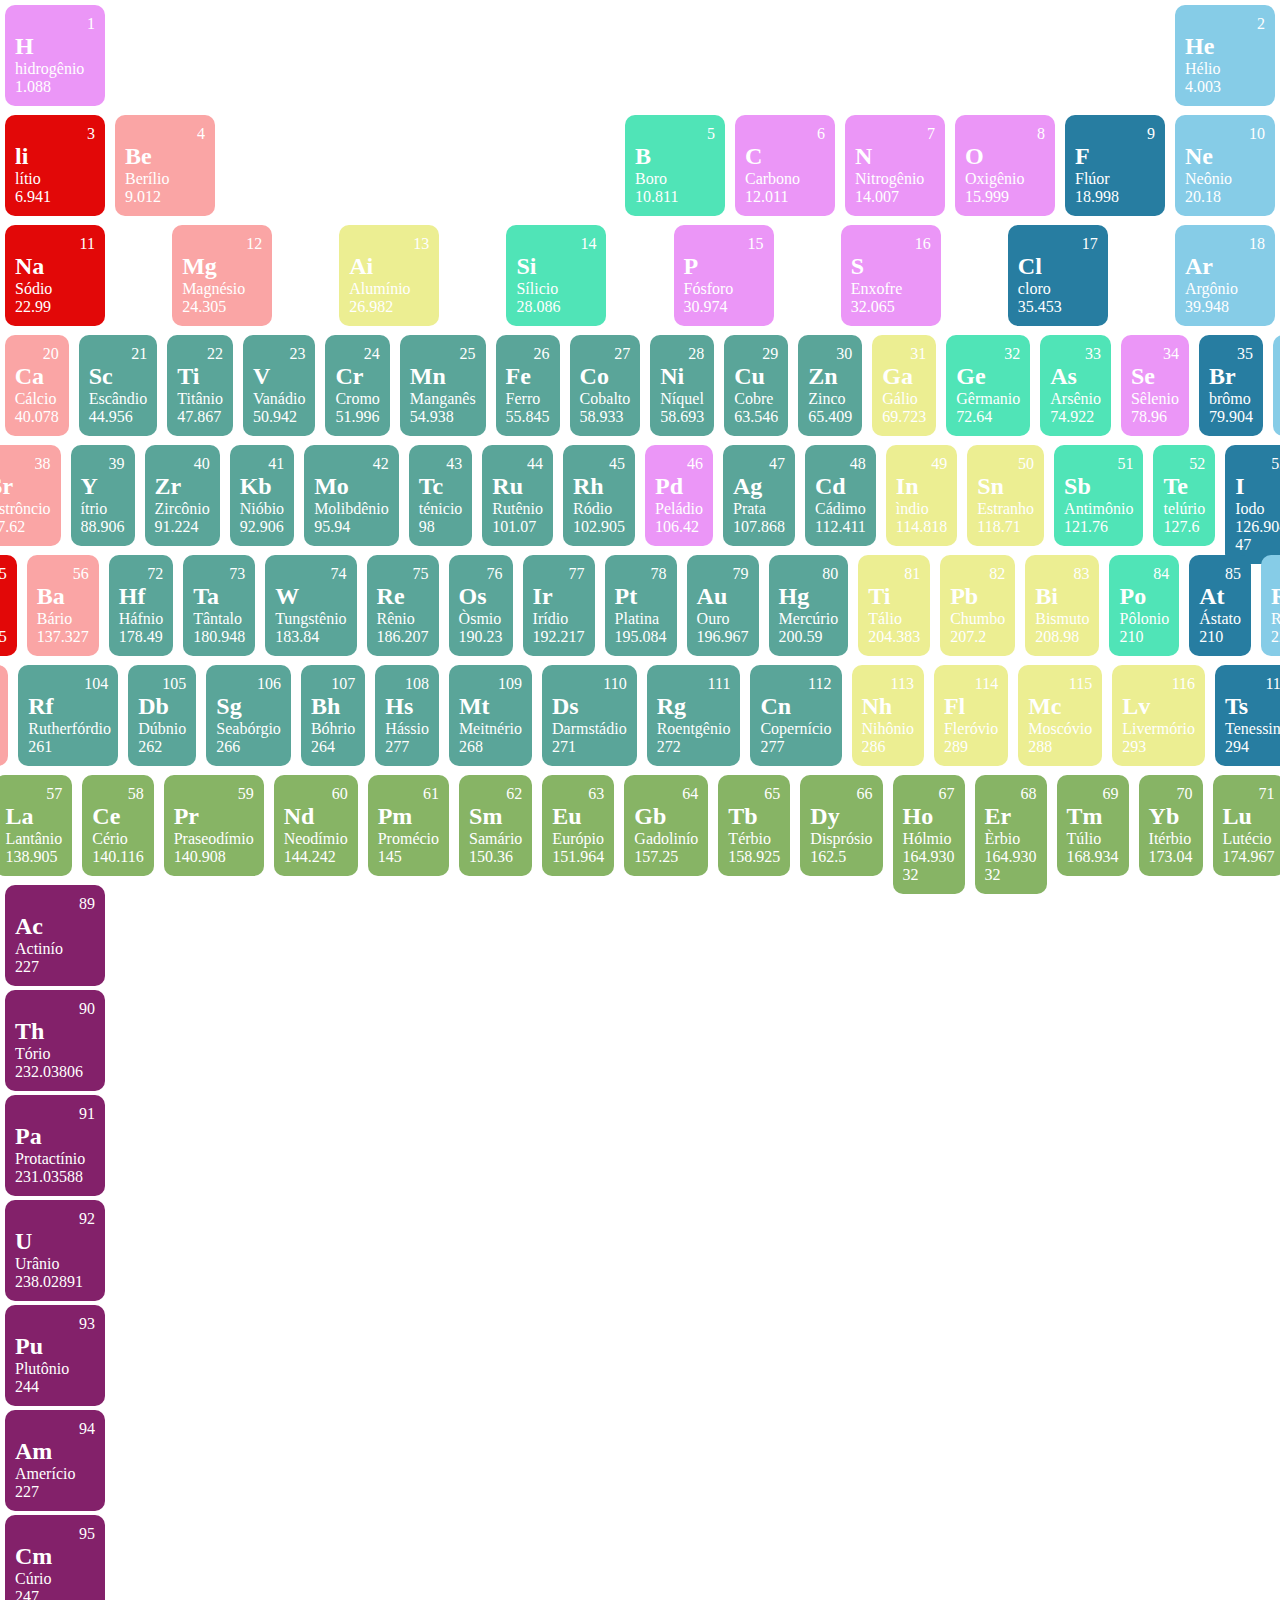
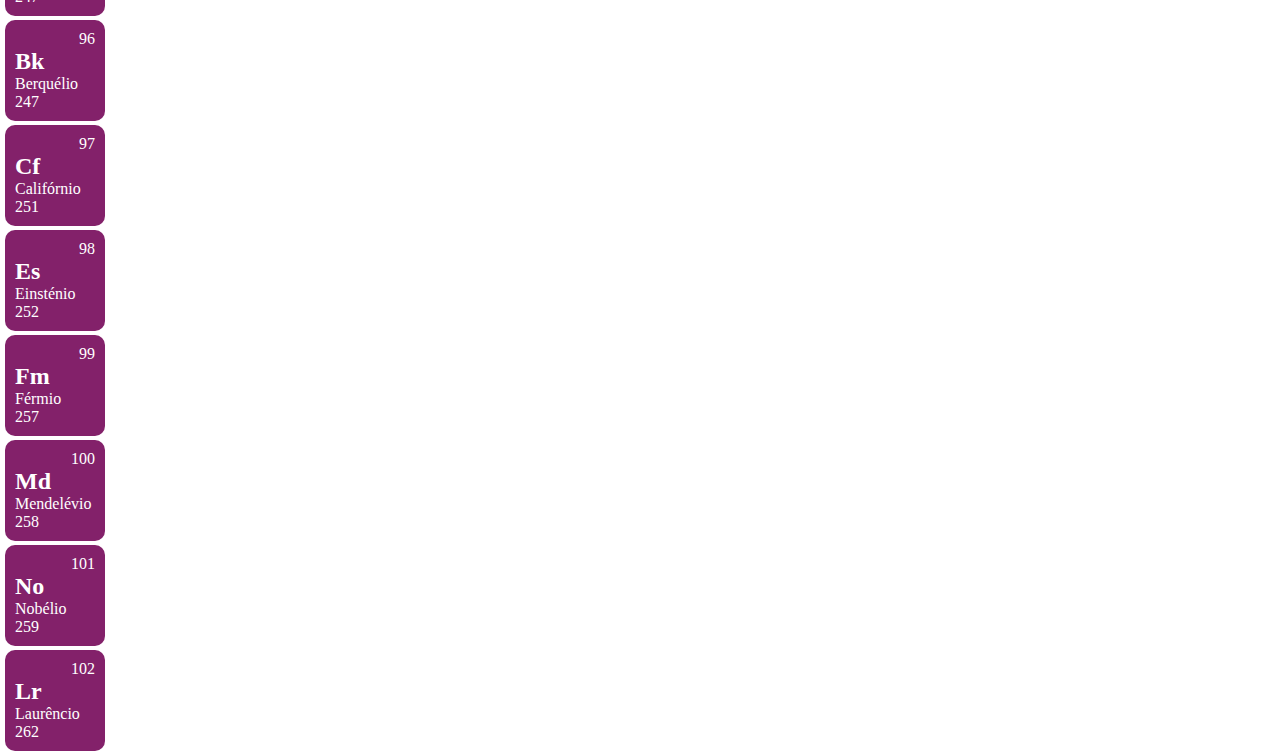
<file: index.html>
<!DOCTYPE html>
<html lang="pt-br">

<head>
    <meta charset="UTF-8">
    <meta name="viewport" content="width=device-width, initial-scale=1.0">
    <link rel="stylesheet" href="assets/css/style.css">
    <title>Tabela Periódica</title>
</head>

<body>
    <div class="container">
        <div class="tabela">
            <div class="linha01">
                <div class="elemento">
                    <div class="naoMetais estilo">
                        <p class="right">1</p>
                        <h2>H</h2>
                        <p>hidrogênio</p>
                        <p>1.088</p>
                    </div>
                </div>
                <div class="elemento">
                    <div class="gasesNobres estilo">
                        <p class="right">2</p>
                        <h2>He</h2>
                        <p>Hélio</p>
                        <p>4.003</p>
                    </div>
                </div>
            </div>
            <div class="linha02">
                <div class="elementosesq">
                    <div class="elemento">
                        <div class="mataisAlcalinos estilo">
                            <p class="right">3</p>
                            <h2>li</h2>
                            <p>lítio</p>
                            <p>6.941</p>
                        </div>
                    </div>
                    <div class="elemento">
                        <div class="metaisAlcalinosTerrosos estilo">
                            <p class="right">4</p>
                            <h2>Be</h2>
                            <p>Berílio</p>
                            <p>9.012</p>
                        </div>
                    </div>
                </div>
                <div class="elementosdir">
                    <div class="elemento">
                        <div class="semiMetais estilo">
                            <p class="right">5</p>
                            <h2>B</h2>
                            <p>Boro</p>
                            <p>10.811</p>
                        </div>
                    </div>
                    <div class="elemento">
                        <div class="naoMetais estilo">
                            <p class="right">6</p>
                            <h2>C</h2>
                            <p>Carbono</p>
                            <p>12.011</p>
                        </div>
                    </div>
                    <div class="elemento">
                        <div class="naoMetais estilo">
                            <p class="right">7</p>
                            <h2>N</h2>
                            <p>Nitrogênio</p>
                            <p>14.007</p>
                        </div>
                    </div>
                    <div class="elemento">
                        <div class="naoMetais estilo">
                            <p class="right">8</p>
                            <h2>O</h2>
                            <p>Oxigênio</p>
                            <p>15.999</p>
                        </div>
                    </div>
                    <div class="elemento">
                        <div class="lantanideos estilo">
                            <p class="right">9</p>
                            <h2>F</h2>
                            <p>Flúor</p>
                            <p>18.998</p>
                        </div>
                    </div>
                    <div class="elemento">
                        <div class="gasesNobres estilo">
                            <p class="right">10</p>
                            <h2>Ne</h2>
                            <p>Neônio</p>
                            <p>20.18</p>
                        </div>
                    </div>
                </div>
            </div>    
            <div class="linha03">
                <div class="elemento">
                    <div class="mataisAlcalinos estilo">
                        <p class="right">11</p>
                        <h2>Na</h2>
                        <p>Sódio</p>
                        <p>22.99</p>
                    </div>
                </div>
                <div class="elemento">
                    <div class="metaisAlcalinosTerrosos estilo">
                        <p class="right">12</p>
                        <h2>Mg</h2>
                        <p>Magnésio</p>
                        <p>24.305</p>
                    </div>
                </div>
                <div class="elemento">
                    <div class="outrosMetai estilo">
                        <p class="right">13</p>
                        <h2>Ai</h2>
                        <p>Alumínio</p>
                        <p>26.982</p>
                    </div>
                </div>
                <div class="elemento">
                    <div class="semiMetais estilo">
                        <p class="right">14</p>
                        <h2>Si</h2>
                        <p>Sílicio</p>
                        <p>28.086</p>
                    </div>
                </div>
                <div class="elemento">
                    <div class="naoMetais estilo">
                        <p class="right">15</p>
                        <h2>P</h2>
                        <p>Fósforo</p>
                        <p>30.974</p>
                    </div>
                </div>
                <div class="elemento">
                    <div class="naoMetais estilo">
                        <p class="right">16</p>
                        <h2>S</h2>
                        <p>Enxofre</p>
                        <p>32.065</p>
                    </div>
                </div>
                <div class="elemento">
                    <div class="lantanideos estilo">
                        <p class="right">17</p>
                        <h2>Cl</h2>
                        <p>cloro</p>
                        <p>35.453</p>
                    </div>
                </div>
                <div class="elemento">
                    <div class="gasesNobres estilo">
                        <p class="right">18</p>
                        <h2>Ar</h2>
                        <p>Argônio</p>
                        <p>39.948</p>
                    </div>
                </div>
            </div>
            <div class="linha04">
                <div class="elemento">
                    <div class="mataisAlcalinos estilo">
                        <p class="right">19</p>
                        <h2>K</h2>
                        <p>Potássio</p>
                        <p>39.098</p>
                    </div>
                </div>
                <div class="elemento">
                    <div class="metaisAlcalinosTerrosos estilo">
                        <p class="right">20</p>
                        <h2>Ca</h2>
                        <p>Cálcio</p>
                        <p>40.078</p>
                    </div>
                </div>
                <div class="elemento">
                    <div class="mataisTransição estilo">
                        <p class="right">21</p>
                        <h2>Sc</h2>
                        <p>Escândio</p>
                        <p>44.956</p>
                    </div>
                </div>
                <div class="elemento">
                    <div class="mataisTransição estilo">
                        <p class="right">22</p>
                        <h2>Ti</h2>
                        <p>Titânio</p>
                        <p>47.867</p>
                    </div>
                </div>
                <div class="elemento">
                    <div class="mataisTransição estilo">
                        <p class="right">23</p>
                        <h2>V</h2>
                        <p>Vanádio</p>
                        <p>50.942</p>
                    </div>
                </div>
                <div class="elemento">
                    <div class="mataisTransição estilo">
                        <p class="right">24</p>
                        <h2>Cr</h2>
                        <p>Cromo</p>
                        <p>51.996</p>
                    </div>
                </div>
                <div class="elemento">
                    <div class="mataisTransição estilo">
                        <p class="right">25</p>
                        <h2>Mn</h2>
                        <p>Manganês</p>
                        <p>54.938</p>
                    </div>
                </div>
                <div class="elemento">
                    <div class="mataisTransição estilo">
                        <p class="right">26</p>
                        <h2>Fe</h2>
                        <p>Ferro</p>
                        <p>55.845</p>
                    </div>
                </div>
                <div class="elemento">
                    <div class="mataisTransição estilo">
                        <p class="right">27</p>
                        <h2>Co</h2>
                        <p>Cobalto</p>
                        <p>58.933</p>
                    </div>
                </div>
                <div class="elemento">
                    <div class="mataisTransição estilo">
                        <p class="right">28</p>
                        <h2>Ni</h2>
                        <p>Níquel</p>
                        <p>58.693</p>
                    </div>
                </div>
                <div class="elemento">
                    <div class="mataisTransição estilo">
                        <p class="right">29</p>
                        <h2>Cu</h2>
                        <p>Cobre</p>
                        <p>63.546</p>
                    </div>
                </div>
                <div class="elemento">
                    <div class="mataisTransição estilo">
                        <p class="right">30</p>
                        <h2>Zn</h2>
                        <p>Zinco</p>
                        <p>65.409</p>
                    </div>
                </div>
                <div class="elemento">
                    <div class="outrosMetai estilo">
                        <p class="right">31</p>
                        <h2>Ga</h2>
                        <p>Gálio</p>
                        <p>69.723</p>
                    </div>
                </div>
                <div class="elemento">
                    <div class="semiMetais estilo">
                        <p class="right">32</p>
                        <h2>Ge</h2>
                        <p>Gêrmanio</p>
                        <p>72.64</p>
                    </div>
                </div>
                <div class="elemento">
                    <div class="semiMetais estilo">
                        <p class="right">33</p>
                        <h2>As</h2>
                        <p>Arsênio</p>
                        <p>74.922
                        </p>
                    </div>
                </div>
                <div class="elemento">
                    <div class="naoMetais estilo">
                        <p class="right">34</p>
                        <h2>Se</h2>
                        <p>Sêlenio</p>
                        <p>78.96
                        </p>
                    </div>
                </div>
                <div class="elemento">
                    <div class="lantanideos estilo">
                        <p class="right">35</p>
                        <h2>Br</h2>
                        <p>brômo</p>
                        <p>79.904
                        </p>
                    </div>
                </div>
                <div class="elemento">
                    <div class="gasesNobres estilo">
                        <p class="right">36</p>
                        <h2>Kr</h2>
                        <p>Cripitônio</p>
                        <p>83.798</p>
                    </div>
                </div>
            </div>
            <div class="linha05">
                <div class="elemento">
                    <div class="mataisAlcalinos estilo">
                        <p class="right">37</p>
                        <h2>Rb</h2>
                        <p>Rubídio</p>
                        <p>85.468</p>
                    </div>
                </div>
                <div class="elemento">
                    <div class="metaisAlcalinosTerrosos estilo">
                        <p class="right">38</p>
                        <h2>Sr</h2>
                        <p>Estrôncio</p>
                        <p>87.62</p>
                    </div>
                </div>
                <div class="elemento">
                    <div class="mataisTransição estilo">
                        <p class="right">39</p>
                        <h2>Y</h2>
                        <p>ítrio</p>
                        <p>88.906
                        </p>
                    </div>
                </div>
                <div class="elemento">
                    <div class="mataisTransição estilo">
                        <p class="right">40</p>
                        <h2>Zr</h2>
                        <p>Zircônio</p>
                        <p>91.224</p>
                    </div>
                </div>
                <div class="elemento">
                    <div class="mataisTransição estilo">
                        <p class="right">41</p>
                        <h2>Kb</h2>
                        <p>Nióbio</p>
                        <p>92.906</p>
                    </div>
                </div>
                <div class="elemento">
                    <div class="mataisTransição estilo">
                        <p class="right">42</p>
                        <h2>Mo</h2>
                        <p>Molibdênio</p>
                        <p>95.94</p>
                    </div>
                </div>
                <div class="elemento">
                    <div class="mataisTransição estilo">
                        <p class="right">43</p>
                        <h2>Tc</h2>
                        <p>ténicio</p>
                        <p>98</p>
                    </div>
                </div>
                <div class="elemento">
                    <div class="mataisTransição estilo">
                        <p class="right">44</p>
                        <h2>Ru</h2>
                        <p>Rutênio</p>
                        <p>101.07</p>
                    </div>
                </div>
                <div class="elemento">
                    <div class="mataisTransição estilo">
                        <p class="right">45</p>
                        <h2>Rh</h2>
                        <p>Ródio</p>
                        <p>102.905</p>
                    </div>
                </div>
                <div class="elemento">
                    <div class="naoMetais estilo">
                        <p class="right">46</p>
                        <h2>Pd</h2>
                        <p>Peládio</p>
                        <p>106.42</p>
                    </div>
                </div>
                <div class="elemento">
                    <div class="mataisTransição estilo">
                        <p class="right">47</p>
                        <h2>Ag</h2>
                        <p>Prata</p>
                        <p>107.868</p>
                    </div>
                </div>
                <div class="elemento">
                    <div class="mataisTransição estilo">
                        <p class="right">48</p>
                        <h2>Cd</h2>
                        <p>Cádimo</p>
                        <p>112.411</p>
                    </div>
                </div>
                <div class="elemento">
                    <div class="outrosMetai estilo">
                        <p class="right">49</p>
                        <h2>In</h2>
                        <p>ìndio</p>
                        <p>114.818
                        </p>
                    </div>
                </div>
                <div class="elemento">
                    <div class="outrosMetai estilo">
                        <p class="right">50</p>
                        <h2>Sn</h2>
                        <p>Estranho</p>
                        <p>118.71</p>
                    </div>
                </div>
                <div class="elemento">
                    <div class="semiMetais estilo">
                        <p class="right">51</p>
                        <h2>Sb</h2>
                        <p>Antimônio</p>
                        <p>121.76</p>
                    </div>
                </div>
                <div class="elemento">
                    <div class="semiMetais estilo">
                        <p class="right">52</p>
                        <h2>Te</h2>
                        <p>telúrio</p>
                        <p>127.6</p>
                    </div>
                </div>
                <div class="elemento">
                    <div class="lantanideos estilo">
                        <p class="right">53</p>
                        <h2>I</h2>
                        <p>Iodo</p>
                        <p> 126.904 47</p>
                    </div>
                </div>
                <div class="elemento">
                    <div class="gasesNobres estilo">
                        <p class="right">54</p>
                        <h2>Xe</h2>
                        <p>Xenônio</p>
                        <p>131.293</p>
                    </div>
                </div>
            </div>
            <div class="linha06">
                <div class="elemento">
                    <div class="mataisAlcalinos estilo">
                        <p class="right">55</p>
                        <h2>Cs</h2>
                        <p>Césio</p>
                        <p>132.905</p>
                    </div>
                </div>
                <div class="elemento">
                    <div class="metaisAlcalinosTerrosos estilo">
                        <p class="right">56</p>
                        <h2>Ba</h2>
                        <p>Bário</p>
                        <p>137.327</p>
                    </div>
                </div>
                <div class="elemento">
                    <div class="mataisTransição estilo">
                        <p class="right">72</p>
                        <h2>Hf</h2>
                        <p>Háfnio</p>
                        <p>178.49</p>
                    </div>
                </div>
                <div class="elemento">
                    <div class="mataisTransição estilo">
                        <p class="right">73</p>
                        <h2>Ta</h2>
                        <p>Tântalo</p>
                        <p>180.948</p>
                    </div>
                </div>
                <div class="elemento">
                    <div class="mataisTransição estilo">
                        <p class="right">74</p>
                        <h2>W</h2>
                        <p>Tungstênio</p>
                        <p>183.84</p>
                    </div>
                </div>
                <div class="elemento">
                    <div class="mataisTransição estilo">
                        <p class="right">75</p>
                        <h2>Re</h2>
                        <p>Rênio</p>
                        <p>186.207</p>
                    </div>
                </div>
                <div class="elemento">
                    <div class="mataisTransição estilo">
                        <p class="right">76</p>
                        <h2>Os</h2>
                        <p>Òsmio</p>
                        <p>190.23</p>
                    </div>
                </div>
                <div class="elemento">
                    <div class="mataisTransição estilo">
                        <p class="right">77</p>
                        <h2>Ir</h2>
                        <p>Irídio</p>
                        <p>192.217</p>
                    </div>
                </div>
                <div class="elemento">
                    <div class="mataisTransição estilo">
                        <p class="right">78</p>
                        <h2>Pt</h2>
                        <p>Platina</p>
                        <p>195.084</p>
                    </div>
                </div>
                <div class="elemento">
                    <div class="mataisTransição estilo">
                        <p class="right">79</p>
                        <h2>Au</h2>
                        <p>Ouro</p>
                        <p>196.967</p>
                    </div>
                </div>
                <div class="elemento">
                    <div class="mataisTransição estilo">
                        <p class="right">80</p>
                        <h2>Hg</h2>
                        <p>Mercúrio</p>
                        <p>200.59</p>
                    </div>
                </div>
                <div class="elemento">
                    <div class="outrosMetai estilo">
                        <p class="right">81</p>
                        <h2>Ti</h2>
                        <p>Tálio</p>
                        <p>204.383</p>
                    </div>
                </div>
                <div class="elemento">
                    <div class="outrosMetai estilo">
                        <p class="right">82</p>
                        <h2>Pb</h2>
                        <p>Chumbo</p>
                        <p>207.2</p>
                    </div>
                </div>
                <div class="elemento">
                    <div class="outrosMetai estilo">
                        <p class="right">83</p>
                        <h2>Bi</h2>
                        <p>Bismuto</p>
                        <p>208.98</p>
                    </div>
                </div>
                <div class="elemento">
                    <div class="semiMetais estilo">
                        <p class="right">84</p>
                        <h2>Po</h2>
                        <p>Pôlonio</p>
                        <p>210</p>
                    </div>
                </div>
                <div class="elemento">
                    <div class="lantanideos estilo">
                        <p class="right">85</p>
                        <h2>At</h2>
                        <p>Ástato</p>
                        <p>210</p>
                    </div>
                </div>
                <div class="elemento">
                    <div class="gasesNobres estilo">
                        <p class="right">86</p>
                        <h2>Rn</h2>
                        <p>Radônio</p>
                        <p>220</p>
                    </div>
                </div>
            </div>
            
            <div class="linha07">
                <div class="elemento">
                    <div class="mataisAlcalinos estilo">
                        <p class="right">87</p>
                        <h2>Fr</h2>
                        <p>Frâncio</p>
                        <p>223</p>
                    </div>
                </div>
                <div class="elemento">
                    <div class="metaisAlcalinosTerrosos estilo">
                        <p class="right">88</p>
                        <h2>Ra</h2>
                        <p>Rádio</p>
                        <p>226</p>
                    </div>
                </div>
                <div class="elemento">
                    <div class="mataisTransição estilo">
                        <p class="right">104</p>
                        <h2>Rf</h2>
                        <p>Rutherfórdio</p>
                        <p>261
                        </p>
                    </div>
                </div>
                <div class="elemento">
                    <div class="mataisTransição estilo">
                        <p class="right">105</p>
                        <h2>Db</h2>
                        <p>Dúbnio</p>
                        <p>262</p>
                    </div>
                </div>
                <div class="elemento">
                    <div class="mataisTransição estilo">
                        <p class="right">106</p>
                        <h2>Sg</h2>
                        <p>Seabórgio</p>
                        <p>266</p>
                    </div>
                </div>
                <div class="elemento">
                    <div class="mataisTransição estilo">
                        <p class="right">107</p>
                        <h2>Bh</h2>
                        <p>Bóhrio</p>
                        <p>264</p>
                    </div>
                </div>
                <div class="elemento">
                    <div class="mataisTransição estilo">
                        <p class="right">108</p>
                        <h2>Hs</h2>
                        <p>Hássio</p>
                        <p>277</p>
                    </div>
                </div>
                <div class="elemento">
                    <div class="mataisTransição estilo">
                        <p class="right">109</p>
                        <h2>Mt</h2>
                        <p>Meitnério</p>
                        <p>268</p>
                    </div>
                </div>
                <div class="elemento">
                    <div class="mataisTransição estilo">
                        <p class="right">110</p>
                        <h2>Ds</h2>
                        <p>Darmstádio</p>
                        <p>271</p>
                    </div>
                </div>
                <div class="elemento">
                    <div class="mataisTransição estilo">
                        <p class="right">111</p>
                        <h2>Rg</h2>
                        <p>Roentgênio</p>
                        <p>272</p>
                    </div>
                </div>
                <div class="elemento">
                    <div class="mataisTransição estilo">
                        <p class="right">112</p>
                        <h2>Cn</h2>
                        <p>Copernício</p>
                        <p>277</p>
                    </div>
                </div>
                <div class="elemento">
                    <div class="outrosMetai estilo">
                        <p class="right">113</p>
                        <h2>Nh</h2>
                        <p>Nihônio</p>
                        <p>286</p>
                    </div>
                </div>
                <div class="elemento">
                    <div class="outrosMetai estilo">
                        <p class="right">114</p>
                        <h2>Fl</h2>
                        <p>Fleróvio</p>
                        <p>289</p>
                    </div>
                </div>
                <div class="elemento">
                    <div class="outrosMetai estilo">
                        <p class="right">115</p>
                        <h2>Mc</h2>
                        <p>Moscóvio</p>
                        <p>288</p>
                    </div>
                </div>
                <div class="elemento">
                    <div class="outrosMetai estilo">
                        <p class="right">116</p>
                        <h2>Lv</h2>
                        <p>Livermório</p>
                        <p>293</p>
                    </div>
                </div>
                <div class="elemento">
                    <div class="lantanideos estilo">
                        <p class="right">117</p>
                        <h2>Ts</h2>
                        <p>Tenessino</p>
                        <p>294</p>
                    </div>
                </div>
                <div class="elemento">
                    <div class="gasesNobres estilo">
                        <p class="right">118</p>
                        <h2>Og</h2>
                        <p>Oganessônio</p>
                        <p>294</p>
                    </div>
                </div>
            </div>
            <div class="linha08">
                <div class="elemento">
                    <div class="helogenios estilo">
                        <p class="right">57</p>
                        <h2>La</h2>
                        <p>Lantânio</p>
                        <p>138.905</p>
                    </div>
                </div>
                <div class="elemento">
                    <div class="helogenios estilo">
                        <p class="right">58</p>
                        <h2>Ce</h2>
                        <p>Cério</p>
                        <p>140.116</p>
                    </div>
                </div>
                <div class="elemento">
                    <div class="helogenios estilo">
                        <p class="right">59</p>
                        <h2>Pr</h2>
                        <p>Praseodímio
                        </p>
                        <p>140.908</p>
                    </div>
                </div>
                <div class="elemento">
                    <div class="helogenios estilo">
                        <p class="right">60</p>
                        <h2>Nd</h2>
                        <p>Neodímio</p>
                        <p>144.242</p>
                    </div>
                </div>
                <div class="elemento">
                    <div class="helogenios estilo">
                        <p class="right">61</p>
                        <h2>Pm</h2>
                        <p>Promécio</p>
                        <p>145</p>
                    </div>
                </div>
                <div class="elemento">
                    <div class="helogenios estilo">
                        <p class="right">62</p>
                        <h2>Sm</h2>
                        <p>Samário</p>
                        <p>150.36</p>
                    </div>
                </div>
                <div class="elemento">
                    <div class="helogenios estilo">
                        <p class="right">63</p>
                        <h2>Eu</h2>
                        <p>Európio</p>
                        <p>151.964</p>
                    </div>
                </div>
                <div class="elemento">
                    <div class="helogenios estilo">
                        <p class="right">64</p>
                        <h2>Gb</h2>
                        <p>Gadolinío</p>
                        <p>157.25</p>
                    </div>
                </div>
                <div class="elemento">
                    <div class="helogenios estilo">
                        <p class="right">65</p>
                        <h2>Tb</h2>
                        <p>Térbio</p>
                        <p>158.925</p>
                    </div>
                </div>
                <div class="elemento">
                    <div class="helogenios estilo">
                        <p class="right">66</p>
                        <h2>Dy</h2>
                        <p>Disprósio</p>
                        <p>162.5</p>
                    </div>
                </div>
                <div class="elemento">
                    <div class="helogenios estilo">
                        <p class="right">67</p>
                        <h2>Ho</h2>
                        <p>Hólmio</p>
                        <p> 164.930 32</p>
                    </div>
                </div>
                <div class="elemento">
                    <div class="helogenios estilo">
                        <p class="right">68</p>
                        <h2>Er</h2>
                        <p>Èrbio</p>
                        <p> 164.930 32</p>
                    </div>
                </div>
                <div class="elemento">
                    <div class="helogenios estilo">
                        <p class="right">69</p>
                        <h2>Tm</h2>
                        <p>Túlio</p>
                        <p>168.934</p>
                    </div>
                </div>
                <div class="elemento">
                    <div class="helogenios estilo">
                        <p class="right">70</p>
                        <h2>Yb</h2>
                        <p>Itérbio</p>
                        <p>173.04</p>
                    </div>
                </div>
                <div class="elemento">
                    <div class="helogenios estilo">
                        <p class="right">71</p>
                        <h2>Lu</h2>
                        <p>Lutécio</p>
                        <p>174.967</p>
                    </div>
                </div>
            </div>
            <div class="linha09">
                <div class="elemento">
                    <div class="actinideos estilo">
                        <p class="right">89</p>
                        <h2>Ac</h2>
                        <p>Actinío</p>
                        <p>227</p>
                    </div>
                </div>
                <div class="elemento">
                    <div class="actinideos estilo">
                        <p class="right">90</p>
                        <h2>Th</h2>
                        <p>Tório</p>
                        <p>232.03806</p>
                    </div>
                </div>
                <div class="elemento">
                    <div class="actinideos estilo">
                        <p class="right">91</p>
                        <h2>Pa</h2>
                        <p>Protactínio</p>
                        <p>231.03588</p>
                    </div>
                </div>
                <div class="elemento">
                    <div class="actinideos estilo">
                        <p class="right">92</p>
                        <h2>U</h2>
                        <p>Urânio</p>
                        <p>238.02891</p>
                    </div>
                </div>
                <div class="elemento">
                    <div class="actinideos estilo">
                        <p class="right">93</p>
                        <h2>Pu</h2>
                        <p>Plutônio</p>
                        <p>244</p>
                    </div>
                </div>
                <div class="elemento">
                    <div class="actinideos estilo">
                        <p class="right">94</p>
                        <h2>Am</h2>
                        <p>Amerício</p>
                        <p>227</p>
                    </div>
                </div>
                <div class="elemento">
                    <div class="actinideos estilo">
                        <p class="right">95</p>
                        <h2>Cm</h2>
                        <p>Cúrio</p>
                        <p>247</p>
                    </div>
                </div>
                <div class="elemento">
                    <div class="actinideos estilo">
                        <p class="right">96</p>
                        <h2>Bk</h2>
                        <p>Berquélio</p>
                        <p>247</p>
                    </div>
                </div>
                <div class="elemento">
                    <div class="actinideos estilo">
                        <p class="right">97</p>
                        <h2>Cf</h2>
                        <p>Califórnio</p>
                        <p>251</p>
                    </div>
                </div>
                <div class="elemento">
                    <div class="actinideos estilo">
                        <p class="right">98</p>
                        <h2>Es</h2>
                        <p>Einsténio</p>
                        <p>252</p>
                    </div>
                </div>
                <div class="elemento">
                    <div class="actinideos estilo">
                        <p class="right">99</p>
                        <h2>Fm</h2>
                        <p>Férmio</p>
                        <p>257</p>
                    </div>
                </div>
                <div class="elemento">
                    <div class="actinideos estilo">
                        <p class="right">100</p>
                        <h2>Md</h2>
                        <p>Mendelévio</p>
                        <p>258</p>
                    </div>
                </div>
                <div class="elemento">
                    <div class="actinideos estilo">
                        <p class="right">101</p>
                        <h2>No</h2>
                        <p>Nobélio</p>
                        <p>259</p>
                    </div>
                </div>
                <div class="elemento">
                    <div class="actinideos estilo">
                        <p class="right">102</p>
                        <h2>Lr</h2>
                        <p>Laurêncio
                        </p>
                        <p>262</p>
                    </div>
                </div>
            </div>
        </div>
    </div>
</body>
</html>
</file>
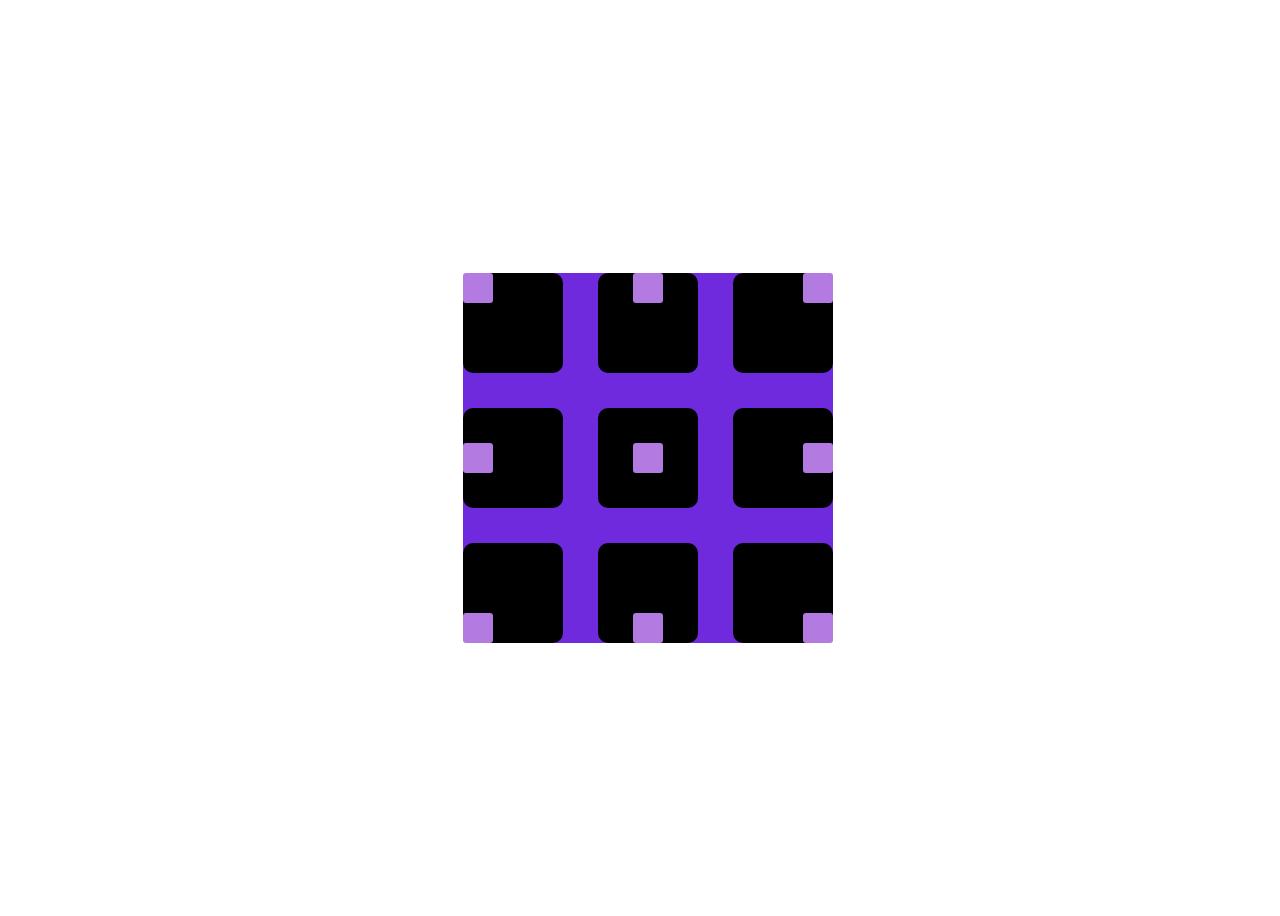
<file: 02/index.html>
<!DOCTYPE html>
<html lang="pt-br">
<head>
    <meta charset="UTF-8">
    <meta name="viewport" content="width=device-width, initial-scale=1.0">
    <link rel="stylesheet" href="./assets/css/style.css">
    <title>Document</title>
</head>
<body>
    <div class="container">
        <div class="caixa01">
            <div class="caixamenor"></div>
        </div>
        <div class="caixa02">
            <div class="caixamenor"></div>
        </div>
        <div class="caixa03">
            <div class="caixamenor"></div>
        </div>
        <div class="caixa04">
            <div class="caixamenor"></div>
        </div>
        <div class="caixa05">
            <div class="caixamenor"></div>
        </div>
        <div class="caixa06">
            <div class="caixamenor"></div>
        </div>
        <div class="caixa07">
            <div class="caixamenor"></div>
        </div>
        <div class="caixa08">
            <div class="caixamenor"></div>
        </div>
        <div class="caixa09">
            <div class="caixamenor"></div>
        </div>
    </div>
</body>
</html>
</file>
<file: 02/assets/css/style.css>
body{
    display: flex;
    width: 100vw;
    height: 100vh;
    justify-content: center;
    align-items: center;
}
div{
    background-color: rgb(26, 26, 26);
    width: 100px;
    height: 100px;
    flex-wrap: wrap;
    flex-direction: column;
    border-radius: 10%;
}
.container{
    display: flex;
    background-color: rgb(111, 42, 221);
    width: 370px;
    height: 370px;
    justify-content: space-between;
    align-content: space-between;
    flex-wrap: wrap;
}
.caixamenor{
    background-color: rgb(179, 122, 226);
    width: 30px;
    height: 30px;
}
.caixa01{
    display: flex;
    background-color: rgb(0, 0, 0);
    justify-content: flex;
    align-items: flex-start;
}
.caixa02{
    display: flex;
    background-color: rgb(0, 0, 0);
    justify-content: flex;
    justify-content: center;
}
.caixa03{
    display: flex;
    background-color: rgb(0, 0, 0);
    justify-content: flex;
    justify-content: flex-end;
}
.caixa04{
    display: flex;
    background-color: rgb(0, 0, 0);
    justify-content: flex;
    align-items: center;
}
.caixa05{
    display: flex;
    background-color: rgb(0, 0, 0);
    justify-content: center;
    align-items: center;
}
.caixa06{
    display: flex;
    background-color: rgb(0, 0, 0);
    justify-content: flex-end;
    align-items: center;
}
.caixa07{
    display: flex;
    background-color: rgb(0, 0, 0);
    justify-content: flex;
    align-items: flex-end;
}
.caixa08{
    display: flex;
    background-color: rgb(0, 0, 0);
    justify-content: center;
    align-items: flex-end;
}
.caixa09{
    display: flex;
    background-color: rgb(0, 0, 0);
    justify-content: flex-end;
    align-items: flex-end;
}
</file>
<file: assets/css/style.css>
/**reset**/
*{
    margin: 0;
    padding: 0;
    box-sizing: border-box;
}

/**variável**/

:root{
    --color-nao-metais:#eb96f7;
    --color-gases-nobres: #86cce7;
    --color-metais-alcalinos: #e20808;
    --color-semimetais:#50e4b7;
    --color-halogenios:#87b465;
    --color-outros-metais: #ecee92;
    --color-metais-transicao: #5aa599;
    --color-lantanideos: #277da1;
    --color-actinidios: #83216a;
    --color-metais-alcalinos-terrosos: #faa5a5;
    --color-text: #fff;
}

.elemento{
    width: 100px;
    height: 100px;
    margin: 5px;
    color: var(--color-text);
}

.naoMetais{
    background-color: var(--color-nao-metais);
}
.gasesNobres{
    background-color: var(--color-gases-nobres);
}
.mataisAlcalinos{
    background-color: var(--color-metais-alcalinos);
}
.semiMetais{
    background-color: var(--color-semimetais)
}
.helogenios{
    background-color: var(--color-halogenios);
}
.outrosMetai{
    background-color: var(--color-outros-metais);
}
.mataisTransição{
    background-color: var(--color-metais-transicao)
}
.lantanideos{
    background-color: var(--color-lantanideos);
}
.actinideos{
    background-color: var(--color-actinidios);
}
.metaisAlcalinosTerrosos{
    background-color: var(--color-metais-alcalinos-terrosos);
}

.estilo{
    border-radius: 10px;
    padding: 10px;
}

.right{
    text-align: right;
}

/*desktop*/
@media screen and (min-width: 600px){ 
    .linha01,
    .linha02{
        display: flex;
        justify-content: space-between;
    }
    .elementosesq,
    .elementosdir{
        display: flex;
    }
}

@media screen and (min-width: 600px){ 
    .linha03{
        display: flex;
        justify-content:space-between;
    }

}
@media screen and (min-width: 600px){ 
    .linha04{
        display: flex;
        justify-content: center;
    }

}
@media screen and (min-width: 600px){ 
    .linha05{
        display: flex;
        justify-content: center;
    }

}

@media screen and (min-width: 600px){ 
    .linha06{
        display: flex;
        justify-content: center;
    }

}

@media screen and (min-width: 600px){ 
    .linha07{
        display: flex;
        justify-content: center;
    }

}

@media screen and (min-width: 600px){ 
    .linha08{
        display: flex;
        justify-content: center;
    }

}

@media screen and (min-width: 600px){ 
    .linha0{
        display: flex;
        justify-content: center;
    }

}
</file>
